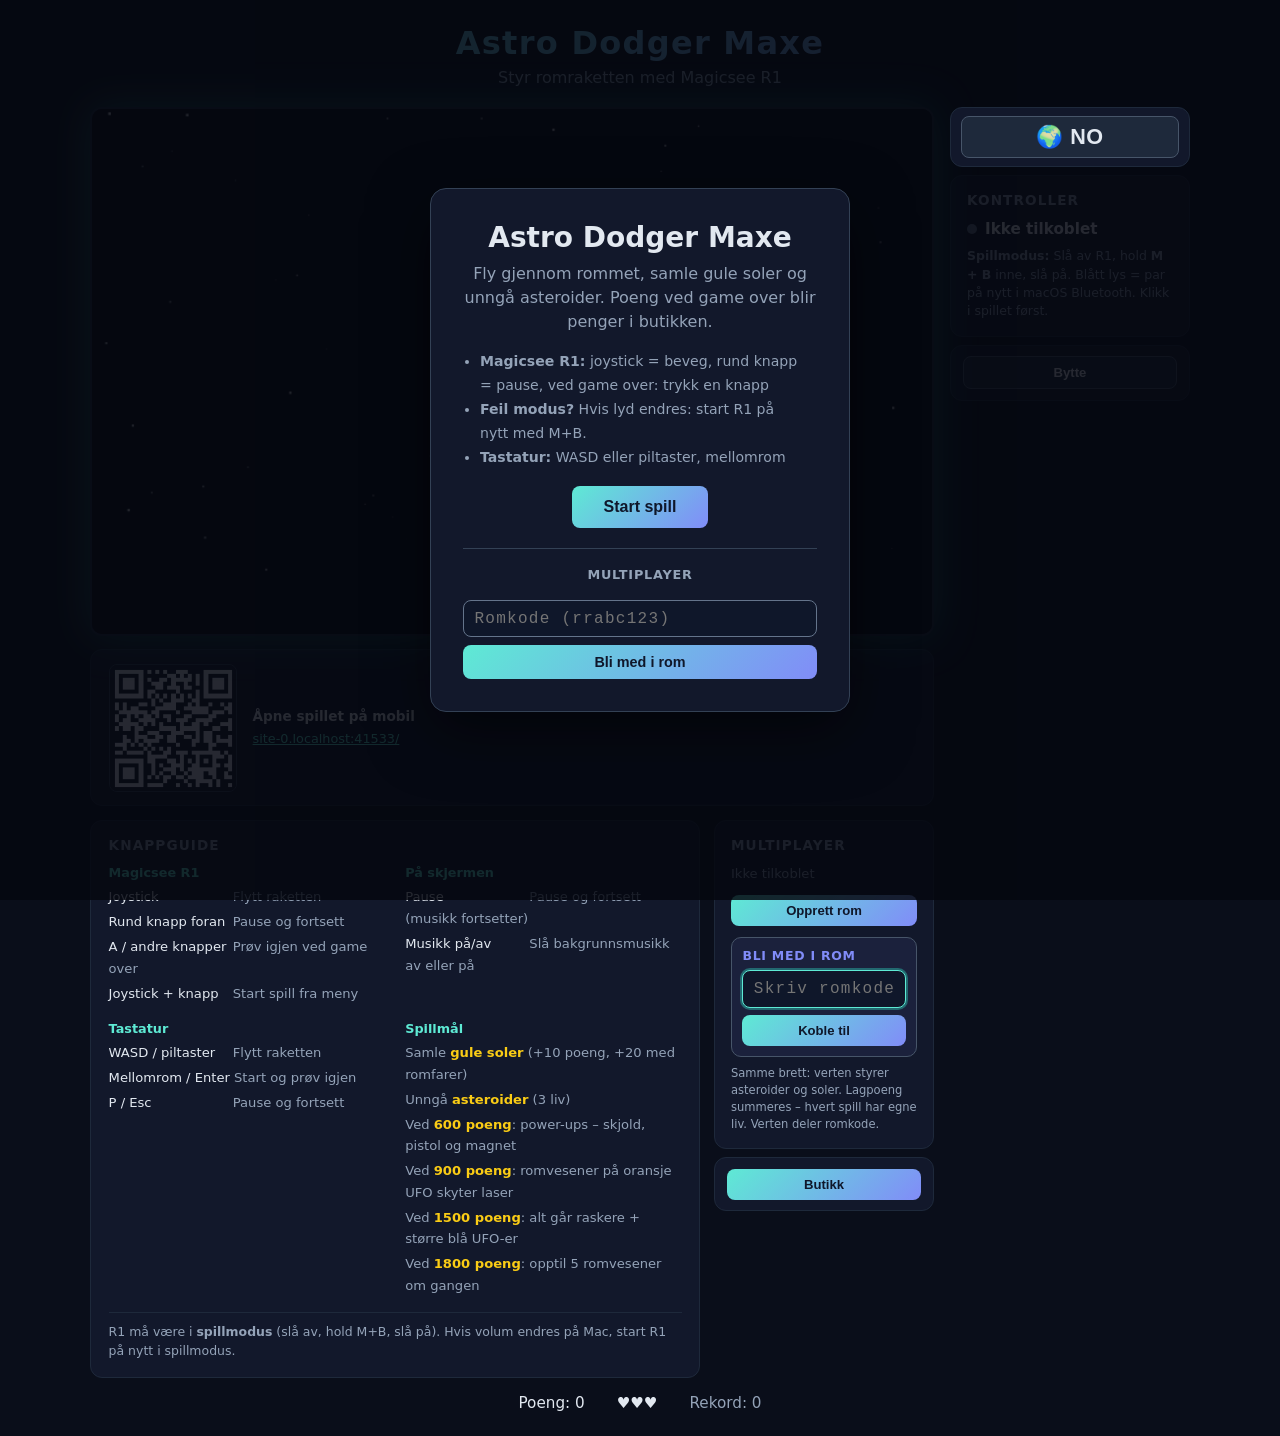
<file: index.html>
<!DOCTYPE html>
<html lang="no">
<head>
  <meta charset="UTF-8" />
  <meta name="viewport" content="width=device-width, initial-scale=1.0" />
  <title data-i18n="docTitle">Astro Dodger Maxe – Magicsee R1</title>
  <link rel="stylesheet" href="style.css" />
</head>
<body>
  <div id="app">
    <header>
      <h1>Astro Dodger Maxe</h1>
      <p class="tagline" data-i18n="tagline">Styr romraketten med Magicsee R1</p>
    </header>

    <div class="game-wrap">
      <div class="game-column">
        <div class="canvas-stage">
          <canvas id="game" width="800" height="500" data-i18n-aria="ariaGame" aria-label="Spillflate"></canvas>
          <div id="touch-controls" class="touch-controls" data-i18n-aria="ariaTouch" aria-label="Touch-kontroller">
            <div class="touch-cluster touch-cluster-corner">
              <button type="button" class="touch-btn" data-dir="up" data-i18n-aria="ariaUp" aria-label="Opp">↑</button>
              <button type="button" class="touch-btn" data-dir="left" data-i18n-aria="ariaLeft" aria-label="Venstre">←</button>
              <button type="button" class="touch-btn" data-dir="right" data-i18n-aria="ariaRight" aria-label="Høyre">→</button>
              <button type="button" class="touch-btn" data-dir="down" data-i18n-aria="ariaDown" aria-label="Ned">↓</button>
            </div>
          </div>
          <div class="canvas-controls">
            <button id="music-btn" type="button" class="canvas-btn hidden" data-i18n="musicOn" data-i18n-aria="musicAriaOn" aria-label="Slå av musikk">Musikk på</button>
            <button id="pause-btn" type="button" class="canvas-btn hidden" data-i18n="pause" data-i18n-aria="pauseAria" aria-label="Pause spill">Pause</button>
          </div>
        </div>

        <section class="qr-section" data-i18n-aria="ariaQr" aria-label="QR-kode til spillet">
          <canvas id="qr-canvas" width="128" height="128"></canvas>
          <img id="qr-img" class="qr-img hidden" width="128" height="128" data-i18n-alt="qrAlt" alt="QR-kode til spillet" />
          <div class="qr-text">
            <p class="qr-title" data-i18n="qrTitle">Åpne spillet på mobil</p>
            <a id="game-url" class="qr-link" href="https://maxeengel.github.io/space-dodger/" target="_blank" rel="noopener">maxeengel.github.io/space-dodger</a>
          </div>
        </section>

        <div class="guide-mp-row">
        <section class="controls-guide" data-i18n-aria="ariaGuide" aria-label="Knappforklaring">
          <h2 data-i18n="guideTitle">Knappguide</h2>
          <div class="guide-grid">
            <div class="guide-block">
              <h3 data-i18n="guideR1">Magicsee R1</h3>
              <ul>
                <li data-i18n-html="guideR1Joy"><span class="key">Joystick</span> Flytt raketten</li>
                <li data-i18n-html="guideR1Front"><span class="key">Rund knapp foran</span> Pause og fortsett</li>
                <li data-i18n-html="guideR1Retry"><span class="key">A / andre knapper</span> Prøv igjen ved game over</li>
                <li data-i18n-html="guideR1Start"><span class="key">Joystick + knapp</span> Start spill fra meny</li>
              </ul>
            </div>
            <div class="guide-block">
              <h3 data-i18n="guideScreen">På skjermen</h3>
              <ul>
                <li data-i18n-html="guideScreenPause"><span class="key">Pause</span> Pause og fortsett (musikk fortsetter)</li>
                <li data-i18n-html="guideScreenMusic"><span class="key">Musikk på/av</span> Slå bakgrunnsmusikk av eller på</li>
              </ul>
            </div>
            <div class="guide-block">
              <h3 data-i18n="guideKb">Tastatur</h3>
              <ul>
                <li data-i18n-html="guideKbMove"><span class="key">WASD / piltaster</span> Flytt raketten</li>
                <li data-i18n-html="guideKbStart"><span class="key">Mellomrom / Enter</span> Start og prøv igjen</li>
                <li data-i18n-html="guideKbPause"><span class="key">P / Esc</span> Pause og fortsett</li>
              </ul>
            </div>
            <div class="guide-block touch-guide">
              <h3 data-i18n="guideTouch">iPad og mobil</h3>
              <ul>
                <li data-i18n-html="guideTouchArrows"><span class="key">Nedre høyre hjørne</span> Fire piler (↑ ← → ↓)</li>
                <li data-i18n="guideTouchAuto">Vises automatisk på touch-skjerm</li>
                <li data-i18n-html="guideTouchSwap"><span class="key">Bytte</span> Slå piler på/av på skjermen</li>
              </ul>
            </div>
            <div class="guide-block">
              <h3 data-i18n="guideGoal">Spillmål</h3>
              <ul>
                <li data-i18n-html="guideGoalSuns">Samle <strong>gule soler</strong> (+10 poeng, +20 med romfarer)</li>
                <li data-i18n-html="guideGoalAst">Unngå <strong>asteroider</strong> (3 liv)</li>
                <li data-i18n-html="guideGoal600">Ved <strong>600 poeng</strong>: power-ups – skjold, pistol og magnet</li>
                <li data-i18n-html="guideGoal900">Ved <strong>900 poeng</strong>: romvesener på oransje UFO skyter laser</li>
                <li data-i18n-html="guideGoal1500">Ved <strong>1500 poeng</strong>: alt går raskere + større blå UFO-er</li>
                <li data-i18n-html="guideGoal1800">Ved <strong>1800 poeng</strong>: opptil 5 romvesener om gangen</li>
              </ul>
            </div>
          </div>
          <p class="guide-note" data-i18n-html="guideNote">
            R1 må være i <strong>spillmodus</strong> (slå av, hold M+B, slå på). Hvis volum endres på Mac, start R1 på nytt i spillmodus.
          </p>
        </section>

        <div class="mp-shop-column">
        <aside class="multiplayer-panel panel" aria-label="Multiplayer">
          <h2 data-i18n="mpTitle">Multiplayer</h2>
          <p id="mp-status" class="mp-status" data-i18n="mpStatusIdle">Ikke tilkoblet</p>
          <div class="mp-actions">
            <button id="mp-host-btn" type="button" class="mp-btn mp-btn-primary" data-i18n="mpHost">Opprett rom</button>
          </div>
          <div id="mp-join-form" class="mp-join-form">
            <p class="mp-join-label" data-i18n="mpJoinLabel">Bli med i rom</p>
            <input
              id="mp-room-input"
              type="text"
              data-i18n-placeholder="mpRoomPlaceholder"
              placeholder="Skriv romkode (f.eks. rrabc123)"
              autocomplete="off"
              autocapitalize="off"
              spellcheck="false"
            />
            <button id="mp-connect-btn" type="button" class="mp-btn mp-btn-primary" data-i18n="mpConnect">Koble til</button>
          </div>
          <div id="mp-room-box" class="mp-room-box">
            <p class="mp-room-label" data-i18n="mpYourCode">Din romkode:</p>
            <input id="mp-room-code-input" class="mp-room-code-input" type="text" readonly data-i18n-aria="ariaRoomCode" aria-label="Romkode" />
            <p id="mp-room-code" class="mp-room-code-fallback" aria-hidden="true">—</p>
            <button id="mp-copy-code-btn" type="button" class="mp-btn mp-btn-primary" data-i18n="mpCopyCode">Kopier romkode</button>
            <button id="mp-copy-btn" type="button" class="mp-btn" data-i18n="mpCopyLink">Kopier invitasjonslenke</button>
          </div>
          <button id="mp-leave-btn" type="button" class="mp-btn mp-btn-ghost hidden" data-i18n="mpLeave">Forlat rom</button>
          <p class="mp-hint" data-i18n="mpHint">Samme brett: verten styrer asteroider og soler. Lagpoeng summeres – hvert spill har egne liv. Verten deler romkode.</p>
        </aside>
        <aside class="shop-panel panel" data-i18n-aria="ariaShop" aria-label="Butikk">
          <button id="shop-open-btn" type="button" class="mp-btn mp-btn-primary" data-i18n="shopBtn">Butikk</button>
        </aside>
        </div>
        </div>
      </div>

      <div class="controller-column">
        <div class="globe-panel panel" data-i18n-aria="ariaWorld" aria-label="Verden">
          <button
            id="globe-btn"
            type="button"
            class="mp-btn globe-btn"
            data-i18n-title="globeTitle"
            data-i18n-aria="ariaWorld"
            title="Språk"
            aria-label="Språk"
          >
            🌍
          </button>
        </div>
        <aside id="controller-panel" class="panel" data-i18n-aria="ariaCtrl">
          <h2 data-i18n="ctrlTitle">Kontroller</h2>
          <div id="pad-status" class="status disconnected">
            <span class="dot"></span>
            <span id="pad-label" data-i18n="padDisconnected">Ikke tilkoblet</span>
          </div>
          <p id="pad-warning" class="warning hidden"></p>
          <p id="pad-hint" class="hint" data-i18n-html="padHint">
            <strong>Spillmodus:</strong> Slå av R1, hold <strong>M + B</strong> inne, slå på.
            Blått lys = par på nytt i macOS Bluetooth. Klikk i spillet først.
          </p>
          <div id="pad-input" class="pad-input hidden">
            <div class="stick-viz">
              <div id="stick-dot"></div>
            </div>
            <div id="btn-row" class="btn-row"></div>
            <pre id="pad-debug" class="pad-debug"></pre>
          </div>
        </aside>
        <div class="touch-swap-panel panel" data-i18n-aria="ariaSwap" aria-label="Piler på skjerm">
          <button
            id="shop-swap-btn"
            type="button"
            class="mp-btn"
            data-i18n="swapBtn"
            aria-pressed="false"
            data-i18n-title="swapOff"
            title="Slå på piltaster på spillskjermen"
          >
            Bytte
          </button>
        </div>
      </div>
    </div>

    <div id="shop-overlay" class="overlay hidden" aria-hidden="true">
      <div class="card shop-card">
        <h2 data-i18n="shopTitle">Butikk</h2>
        <p id="shop-intro" class="shop-intro" data-i18n="shopIntro">
          Kjøp rakettfarger og andre ting med penger fra dine egne poeng (i multiplayer telles kun det du samler).
        </p>
        <p class="shop-balance"><span data-i18n="shopBalance">Dine penger:</span> <strong id="shop-coins">0</strong></p>
        <p id="shop-message" class="shop-message" role="status" aria-live="polite"></p>
        <ul id="shop-items-list" class="shop-items" data-i18n-aria="ariaItems" aria-label="Varer"></ul>
        <button id="shop-close-btn" type="button" class="mp-btn shop-close-btn" data-i18n="shopClose">Lukk</button>
      </div>
    </div>

    <div id="overlay" class="overlay">
      <div class="card">
        <h2 id="overlay-title">Astro Dodger Maxe</h2>
        <p id="overlay-text" data-i18n="overlayMenu">
          Fly gjennom rommet, samle gule soler og unngå asteroider. Poeng ved game over blir penger i butikken.
        </p>
        <ul class="controls-list">
          <li data-i18n-html="overlayR1"><strong>Magicsee R1:</strong> joystick = beveg, rund knapp = pause, ved game over: trykk en knapp</li>
          <li data-i18n-html="overlayMode"><strong>Feil modus?</strong> Hvis lyd endres: start R1 på nytt med M+B.</li>
          <li data-i18n-html="overlayKb"><strong>Tastatur:</strong> WASD eller piltaster, mellomrom</li>
        </ul>
        <button id="start-btn" type="button" data-i18n="startGame">Start spill</button>
        <div class="overlay-mp">
          <p class="overlay-mp-title" data-i18n="overlayMpTitle">Multiplayer</p>
          <input
            id="mp-room-input-overlay"
            type="text"
            data-i18n-placeholder="overlayMpPlaceholder"
            placeholder="Romkode (rrabc123)"
            autocomplete="off"
            autocapitalize="off"
            spellcheck="false"
          />
          <button id="mp-connect-btn-overlay" type="button" class="overlay-mp-btn" data-i18n="overlayMpJoin">Bli med i rom</button>
        </div>
      </div>
    </div>

    <footer>
      <span id="score-display">Poeng: 0</span>
      <span id="lives-display">♥♥♥</span>
      <span id="high-display">Rekord: 0</span>
    </footer>
  </div>

  <script src="vendor/qrcode.min.js"></script>
  <script src="vendor/peerjs.min.js"></script>
  <script src="i18n.js?v=2"></script>
  <script src="audio.js"></script>
  <script src="qr.js?v=2"></script>
  <script src="multiplayer.js"></script>
  <script src="shop.js?v=i18n2"></script>
  <script src="game.js?v=i18n2"></script>
</body>
</html>
</file>
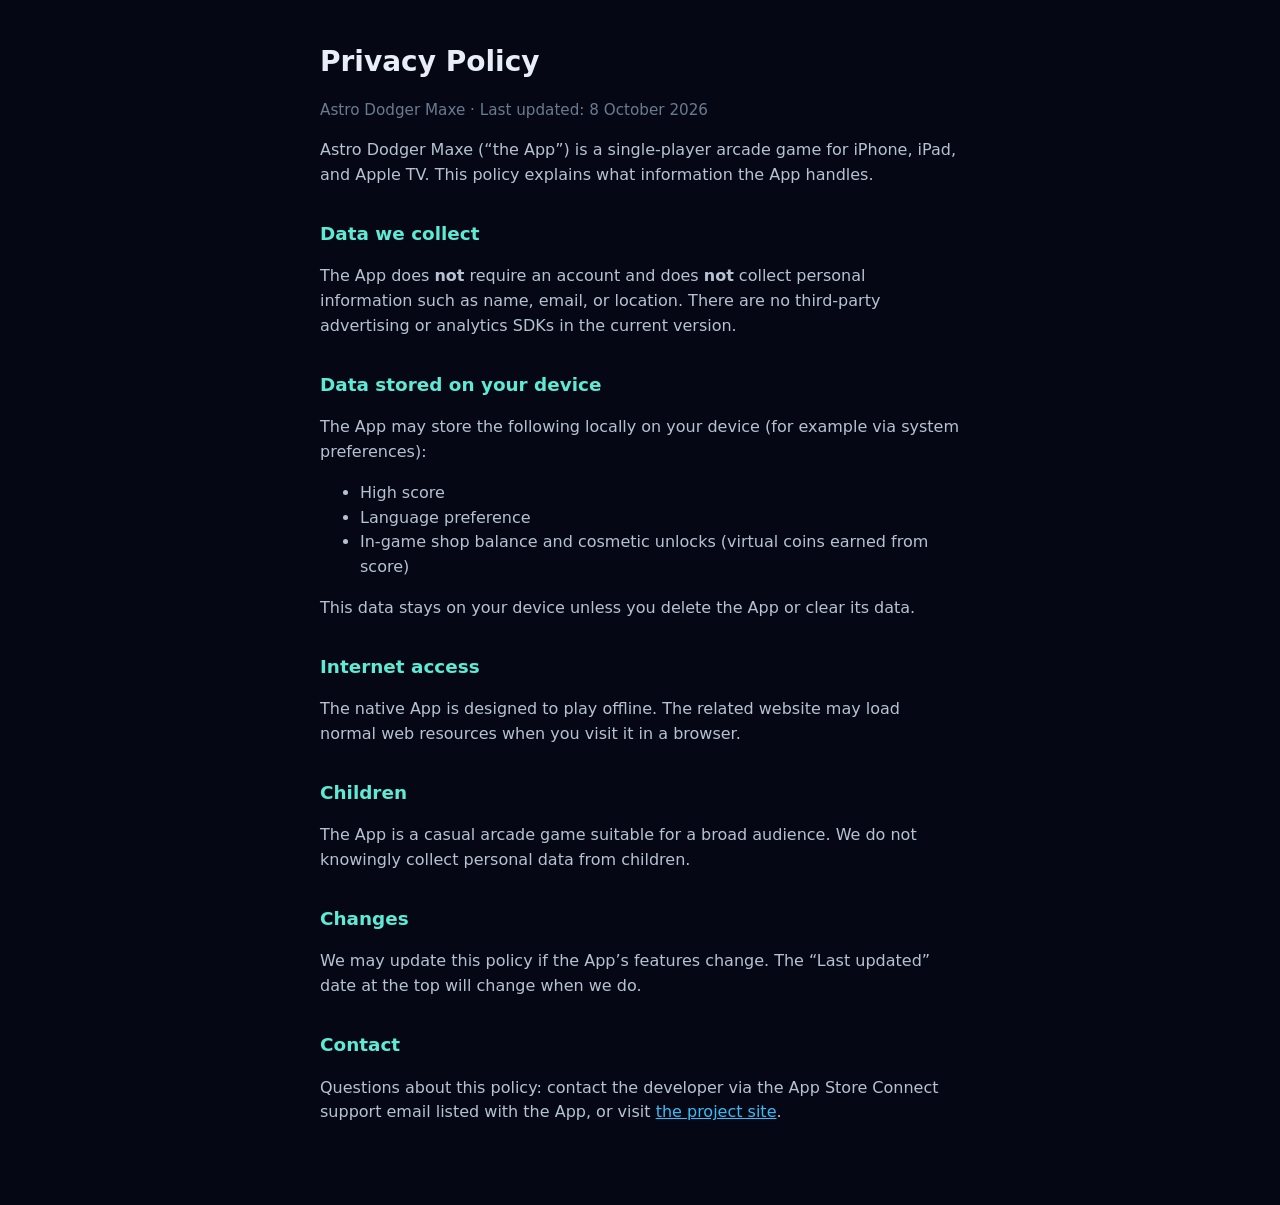
<file: privacy.html>
<!DOCTYPE html>
<html lang="en">
<head>
  <meta charset="utf-8" />
  <meta name="viewport" content="width=device-width, initial-scale=1" />
  <title>Astro Dodger Maxe – Privacy Policy</title>
  <style>
    :root { color-scheme: dark; }
    body {
      margin: 0;
      font-family: ui-rounded, "Segoe UI", system-ui, sans-serif;
      background: #050814;
      color: #e8eef7;
      line-height: 1.55;
    }
    main {
      max-width: 40rem;
      margin: 0 auto;
      padding: 2.5rem 1.25rem 4rem;
    }
    h1 { font-size: 1.75rem; margin: 0 0 0.5rem; }
    h2 { font-size: 1.15rem; margin: 2rem 0 0.5rem; color: #5eead4; }
    p, li { color: #b6c2d2; }
    a { color: #38bdf8; }
    .meta { color: #6b7a90; font-size: 0.95rem; }
  </style>
</head>
<body>
  <main>
    <h1>Privacy Policy</h1>
    <p class="meta">Astro Dodger Maxe · Last updated: 8 October 2026</p>

    <p>
      Astro Dodger Maxe (“the App”) is a single-player arcade game for iPhone, iPad, and Apple TV.
      This policy explains what information the App handles.
    </p>

    <h2>Data we collect</h2>
    <p>
      The App does <strong>not</strong> require an account and does <strong>not</strong> collect personal information
      such as name, email, or location. There are no third-party advertising or analytics SDKs in the current version.
    </p>

    <h2>Data stored on your device</h2>
    <p>The App may store the following locally on your device (for example via system preferences):</p>
    <ul>
      <li>High score</li>
      <li>Language preference</li>
      <li>In-game shop balance and cosmetic unlocks (virtual coins earned from score)</li>
    </ul>
    <p>This data stays on your device unless you delete the App or clear its data.</p>

    <h2>Internet access</h2>
    <p>
      The native App is designed to play offline. The related website may load normal web resources when you visit it in a browser.
    </p>

    <h2>Children</h2>
    <p>
      The App is a casual arcade game suitable for a broad audience. We do not knowingly collect personal data from children.
    </p>

    <h2>Changes</h2>
    <p>We may update this policy if the App’s features change. The “Last updated” date at the top will change when we do.</p>

    <h2>Contact</h2>
    <p>
      Questions about this policy: contact the developer via the App Store Connect support email listed with the App,
      or visit <a href="https://maxeengel.github.io/space-dodger/">the project site</a>.
    </p>
  </main>
</body>
</html>
</file>
<file: style.css>
* {
  box-sizing: border-box;
  margin: 0;
  padding: 0;
}

:root {
  --bg: #0a0e1a;
  --panel: #12182b;
  --accent: #5eead4;
  --accent-dim: #2dd4bf66;
  --danger: #f87171;
  --text: #e2e8f0;
  --muted: #94a3b8;
  --connected: #4ade80;
  --disconnected: #64748b;
}

body {
  font-family: "Segoe UI", system-ui, -apple-system, sans-serif;
  background: var(--bg);
  color: var(--text);
  min-height: 100vh;
  display: flex;
  justify-content: center;
  padding: 1.5rem;
}

#app {
  width: 100%;
  max-width: 1100px;
}

header {
  text-align: center;
  margin-bottom: 1.25rem;
}

header h1 {
  font-size: 2rem;
  font-weight: 700;
  letter-spacing: 0.04em;
  background: linear-gradient(135deg, var(--accent), #818cf8);
  -webkit-background-clip: text;
  -webkit-text-fill-color: transparent;
  background-clip: text;
}

.tagline {
  color: var(--muted);
  margin-top: 0.35rem;
}

.game-wrap {
  display: grid;
  grid-template-columns: 1fr 240px;
  gap: 1rem;
  align-items: start;
}

@media (max-width: 900px) {
  .game-wrap {
    grid-template-columns: 1fr;
  }
}

.game-column {
  display: flex;
  flex-direction: column;
  gap: 0.85rem;
}

.canvas-stage {
  position: relative;
  touch-action: manipulation;
}

.touch-controls {
  position: absolute;
  inset: 0;
  pointer-events: none;
  z-index: 2;
  display: none;
}

.touch-guide {
  display: none;
}

/* iPad, mobil og annen touch – også når Safari rapporterer «fine» peker */
.touch-ui .touch-controls,
.touch-ui .touch-guide {
  display: block;
}

/* Manuelt valg via Bytte-knappen */
.touch-arrows-on .touch-controls {
  display: block !important;
}

.touch-arrows-off .touch-controls {
  display: none !important;
}

.touch-arrows-off .touch-guide {
  display: none !important;
}

@media (hover: none), (pointer: coarse), (max-width: 1024px) {
  .touch-controls {
    display: block;
  }

  .touch-guide {
    display: block;
  }

  .touch-arrows-off .touch-controls,
  .touch-arrows-off .touch-guide {
    display: none !important;
  }
}

.touch-cluster {
  position: absolute;
  display: grid;
  grid-template-columns: repeat(3, 3.25rem);
  grid-template-rows: repeat(3, 3.25rem);
  gap: 0.35rem;
  pointer-events: auto;
}

.touch-cluster-corner {
  right: 10px;
  bottom: 10px;
}

@media (max-width: 600px) {
  .touch-cluster {
    grid-template-columns: repeat(3, 3.6rem);
    grid-template-rows: repeat(3, 3.6rem);
    gap: 0.4rem;
  }

  .touch-btn {
    width: 3.6rem;
    height: 3.6rem;
    font-size: 1.55rem;
  }

  .touch-cluster-corner {
    right: 8px;
    bottom: 8px;
  }
}

.touch-cluster .touch-btn[data-dir="up"] {
  grid-column: 2;
  grid-row: 1;
}

.touch-cluster .touch-btn[data-dir="left"] {
  grid-column: 1;
  grid-row: 2;
}

.touch-cluster .touch-btn[data-dir="right"] {
  grid-column: 3;
  grid-row: 2;
}

.touch-cluster .touch-btn[data-dir="down"] {
  grid-column: 2;
  grid-row: 3;
}

.touch-btn {
  width: 3.25rem;
  height: 3.25rem;
  padding: 0;
  font-size: 1.45rem;
  line-height: 1;
  font-weight: 700;
  color: #e2e8f0;
  background: rgba(15, 23, 42, 0.72);
  border: 2px solid rgba(94, 234, 212, 0.45);
  border-radius: 12px;
  cursor: pointer;
  touch-action: manipulation;
  user-select: none;
  -webkit-user-select: none;
  backdrop-filter: blur(4px);
  box-shadow: 0 2px 12px rgba(0, 0, 0, 0.35);
}

.touch-btn:active,
.touch-btn.is-pressed {
  background: rgba(94, 234, 212, 0.25);
  border-color: var(--accent);
  color: #fff;
}

.qr-section {
  display: flex;
  align-items: center;
  gap: 1rem;
  background: var(--panel);
  border: 1px solid #1e293b;
  border-radius: 12px;
  padding: 0.85rem 1.1rem;
}

#qr-canvas,
.qr-img {
  flex-shrink: 0;
  border-radius: 8px;
  border: 1px solid #334155;
  display: block;
}

#qr-canvas.hidden,
.qr-img.hidden {
  display: none;
}

.qr-title {
  font-size: 0.85rem;
  font-weight: 600;
  color: var(--text);
  margin-bottom: 0.25rem;
}

.qr-link {
  font-size: 0.8rem;
  color: var(--accent);
  word-break: break-all;
}

.qr-link:hover {
  text-decoration: underline;
}

.guide-mp-row {
  display: grid;
  grid-template-columns: 1fr 220px;
  gap: 0.85rem;
  align-items: start;
}

@media (max-width: 900px) {
  .guide-mp-row {
    grid-template-columns: 1fr;
  }
}

.controls-guide {
  background: var(--panel);
  border: 1px solid #1e293b;
  border-radius: 12px;
  padding: 1rem 1.1rem;
}

.multiplayer-panel h2 {
  font-size: 0.85rem;
  text-transform: uppercase;
  letter-spacing: 0.08em;
  color: var(--muted);
  margin-bottom: 0.6rem;
}

.mp-status {
  font-size: 0.82rem;
  color: var(--muted);
  margin-bottom: 0.75rem;
  line-height: 1.4;
}

.mp-status.connected {
  color: var(--connected);
}

.mp-status.waiting {
  color: #fbbf24;
}

.mp-status.error {
  color: var(--danger);
}

.mp-actions {
  display: flex;
  flex-direction: column;
  gap: 0.45rem;
  margin-bottom: 0.65rem;
}

.mp-btn {
  width: 100%;
  padding: 0.5rem 0.75rem;
  font-size: 0.82rem;
  font-weight: 600;
  border-radius: 8px;
  border: 1px solid #475569;
  background: #1e293b;
  color: var(--text);
  cursor: pointer;
}

.mp-btn:hover {
  border-color: var(--accent);
}

.mp-btn-primary {
  background: linear-gradient(135deg, var(--accent), #818cf8);
  color: #0f172a;
  border: none;
}

.mp-btn-ghost {
  background: transparent;
  margin-top: 0.35rem;
}

.mp-join-form {
  display: flex;
  flex-direction: column;
  gap: 0.45rem;
  margin-bottom: 0.5rem;
  padding: 0.65rem;
  background: rgba(129, 140, 248, 0.08);
  border: 1px solid #475569;
  border-radius: 10px;
}

.mp-join-label {
  font-size: 0.78rem;
  font-weight: 600;
  color: #818cf8;
  text-transform: uppercase;
  letter-spacing: 0.06em;
}

.mp-join-form input {
  padding: 0.55rem 0.65rem;
  border-radius: 8px;
  border: 1px solid #64748b;
  background: #0f172a;
  color: var(--text);
  font-size: 1rem;
  font-family: ui-monospace, monospace;
  letter-spacing: 0.08em;
  pointer-events: auto;
}

.mp-join-form input:focus {
  outline: none;
  border-color: var(--accent);
  box-shadow: 0 0 0 2px var(--accent-dim);
}

.mp-room-box {
  display: none;
  flex-direction: column;
  gap: 0.5rem;
  margin: 0.65rem 0;
  padding: 0.75rem;
  background: rgba(94, 234, 212, 0.08);
  border: 2px solid var(--accent);
  border-radius: 10px;
}

.mp-room-label {
  font-size: 0.78rem;
  font-weight: 600;
  color: var(--accent);
  text-transform: uppercase;
  letter-spacing: 0.06em;
}

.mp-room-code-input {
  width: 100%;
  padding: 0.55rem 0.65rem;
  font-size: 1.35rem;
  font-weight: 700;
  font-family: ui-monospace, monospace;
  text-align: center;
  letter-spacing: 0.12em;
  color: var(--accent);
  background: #0f172a;
  border: 1px solid #475569;
  border-radius: 8px;
  cursor: text;
}

.mp-room-code-fallback {
  display: none;
}

.mp-hint {
  font-size: 0.72rem;
  color: var(--muted);
  line-height: 1.45;
  margin-top: 0.5rem;
}

.hidden {
  display: none !important;
}

.controls-guide h2 {
  font-size: 0.85rem;
  text-transform: uppercase;
  letter-spacing: 0.08em;
  color: var(--muted);
  margin-bottom: 0.75rem;
}

.guide-grid {
  display: grid;
  grid-template-columns: repeat(2, 1fr);
  gap: 0.85rem 1.25rem;
}

@media (max-width: 600px) {
  .guide-grid {
    grid-template-columns: 1fr;
  }
}

.guide-block h3 {
  font-size: 0.8rem;
  color: var(--accent);
  margin-bottom: 0.4rem;
  font-weight: 600;
}

.guide-block ul {
  list-style: none;
  font-size: 0.82rem;
  color: var(--muted);
  line-height: 1.65;
}

.guide-block li {
  margin-bottom: 0.2rem;
}

.guide-block .key {
  display: inline-block;
  min-width: 7.5rem;
  color: var(--text);
  font-weight: 500;
}

.guide-block strong {
  color: #facc15;
  font-weight: 600;
}

.guide-note {
  margin-top: 0.75rem;
  padding-top: 0.65rem;
  border-top: 1px solid #1e293b;
  font-size: 0.78rem;
  color: var(--muted);
  line-height: 1.5;
}

#game {
  width: 100%;
  height: auto;
  display: block;
  border-radius: 12px;
  border: 2px solid #1e293b;
  background: #050810;
  box-shadow: 0 0 40px var(--accent-dim);
}

.canvas-controls {
  position: absolute;
  top: 10px;
  right: 10px;
  z-index: 4;
  display: flex;
  gap: 0.4rem;
}

.canvas-btn {
  padding: 0.4rem 0.75rem;
  font-size: 0.8rem;
  font-weight: 600;
  color: var(--text);
  background: rgba(15, 23, 42, 0.85);
  border: 1px solid #475569;
  border-radius: 8px;
  cursor: pointer;
  backdrop-filter: blur(4px);
}

.canvas-btn:hover {
  background: rgba(30, 41, 59, 0.95);
  border-color: var(--accent);
}

.canvas-btn.hidden {
  display: none;
}

.canvas-btn.muted {
  opacity: 0.65;
  border-color: #64748b;
}

.panel {
  background: var(--panel);
  border-radius: 12px;
  padding: 1rem;
  border: 1px solid #1e293b;
}

.panel h2 {
  font-size: 0.85rem;
  text-transform: uppercase;
  letter-spacing: 0.08em;
  color: var(--muted);
  margin-bottom: 0.75rem;
}

.status {
  display: flex;
  align-items: center;
  gap: 0.5rem;
  font-weight: 600;
  font-size: 0.95rem;
}

.status .dot {
  width: 10px;
  height: 10px;
  border-radius: 50%;
  background: var(--disconnected);
}

.status.connected .dot {
  background: var(--connected);
  box-shadow: 0 0 8px var(--connected);
}

.status.connected {
  color: var(--connected);
}

.hint {
  font-size: 0.78rem;
  color: var(--muted);
  margin-top: 0.6rem;
  line-height: 1.45;
}

.warning {
  font-size: 0.78rem;
  color: #fbbf24;
  background: rgba(251, 191, 36, 0.12);
  border: 1px solid rgba(251, 191, 36, 0.35);
  border-radius: 8px;
  padding: 0.5rem 0.6rem;
  margin-top: 0.6rem;
  line-height: 1.45;
}

.warning.hidden {
  display: none;
}

.pad-debug {
  font-size: 0.62rem;
  color: var(--muted);
  margin-top: 0.5rem;
  white-space: pre-wrap;
  word-break: break-all;
  line-height: 1.35;
  max-height: 72px;
  overflow: auto;
}

.pad-input {
  margin-top: 1rem;
}

.pad-input.hidden {
  display: none;
}

.stick-viz {
  width: 100px;
  height: 100px;
  margin: 0 auto 0.75rem;
  border-radius: 50%;
  border: 2px solid #334155;
  position: relative;
  background: #0f172a;
}

#stick-dot {
  width: 18px;
  height: 18px;
  border-radius: 50%;
  background: var(--accent);
  position: absolute;
  left: 50%;
  top: 50%;
  transform: translate(-50%, -50%);
  box-shadow: 0 0 12px var(--accent);
  transition: left 0.05s, top 0.05s;
}

.btn-row {
  display: flex;
  flex-wrap: wrap;
  gap: 0.35rem;
  justify-content: center;
}

.btn-pill {
  font-size: 0.65rem;
  padding: 0.2rem 0.45rem;
  border-radius: 4px;
  background: #1e293b;
  color: var(--muted);
}

.btn-pill.active {
  background: var(--accent);
  color: #0f172a;
}

footer {
  display: flex;
  justify-content: center;
  gap: 2rem;
  margin-top: 1rem;
  font-size: 0.95rem;
  color: var(--muted);
}

footer span strong,
#score-display,
#lives-display {
  color: var(--text);
}

#lives-display .bonus-life-heart {
  color: #fbbf24;
  text-shadow: 0 0 8px rgba(251, 191, 36, 0.55);
}

.shop-swatch-pilot {
  background: radial-gradient(circle at 50% 38%, #fcd9b6 0%, #fcd9b6 28%, #38bdf8 32%, #0c4a6e 100%);
  position: relative;
}

.shop-swatch-pilot::after {
  content: "";
  position: absolute;
  inset: 22% 28% 38% 28%;
  border-radius: 50%;
  background: #fcd9b6;
  box-shadow:
    -5px -2px 0 -2px #fff,
    5px -2px 0 -2px #fff,
    0 3px 0 -1px #c2410c;
}

.overlay {
  position: fixed;
  inset: 0;
  background: rgba(5, 8, 16, 0.85);
  display: flex;
  align-items: center;
  justify-content: center;
  z-index: 10;
  pointer-events: none;
}

.overlay .card {
  pointer-events: auto;
}

.mp-shop-column {
  display: flex;
  flex-direction: column;
  gap: 0.5rem;
}

.shop-panel {
  padding: 0.65rem 0.75rem;
}

.controller-column {
  display: flex;
  flex-direction: column;
  gap: 0.5rem;
}

.globe-panel {
  position: relative;
  z-index: 20;
  padding: 0.5rem 0.65rem;
  pointer-events: auto;
}

.globe-btn {
  width: 100%;
  font-size: 1.35rem;
  line-height: 1.2;
  padding: 0.45rem 0.5rem;
  letter-spacing: 0.02em;
  pointer-events: auto;
  cursor: pointer;
}

.touch-swap-panel {
  padding: 0.65rem 0.75rem;
}

.touch-swap-panel .mp-btn {
  width: 100%;
}

.multiplayer-panel {
  position: relative;
  z-index: 5;
}

.shop-card {
  max-width: 420px;
  max-height: 90vh;
  overflow-y: auto;
  text-align: left;
}

.shop-intro {
  font-size: 0.9rem;
  margin-bottom: 0.75rem;
}

.shop-balance {
  font-size: 0.95rem;
  margin-bottom: 1rem;
  color: var(--text);
}

.shop-balance strong {
  color: #fbbf24;
}

.shop-items {
  list-style: none;
  margin: 0 0 1.25rem;
  padding: 0;
  display: flex;
  flex-direction: column;
  gap: 0.5rem;
}

.shop-message {
  font-size: 0.82rem;
  color: #5eead4;
  margin: -0.35rem 0 0.75rem;
  min-height: 1.2em;
}

.shop-message-error {
  color: #f87171;
}

.shop-section-label {
  font-size: 0.75rem;
  font-weight: 700;
  text-transform: uppercase;
  letter-spacing: 0.07em;
  color: #818cf8;
  padding: 0.35rem 0 0.15rem;
  list-style: none;
}

.shop-item {
  display: grid;
  grid-template-columns: 40px 1fr auto;
  grid-template-rows: auto auto auto;
  gap: 0.2rem 0.65rem;
  padding: 0.65rem 0.75rem;
  background: rgba(15, 23, 42, 0.6);
  border: 1px solid #334155;
  border-radius: 10px;
  font-size: 0.88rem;
  align-items: center;
}

.shop-item-equipped {
  border-color: var(--accent);
  box-shadow: 0 0 0 1px var(--accent-dim);
}

.shop-swatch {
  width: 36px;
  height: 36px;
  border-radius: 50%;
  border: 2px solid #334155;
  grid-row: 1 / span 3;
  align-self: center;
}

.shop-swatch-life {
  display: flex;
  align-items: center;
  justify-content: center;
  background: rgba(248, 113, 113, 0.2);
  color: #f87171;
  font-size: 1.1rem;
  line-height: 1;
}

.shop-item-name {
  font-weight: 600;
  grid-column: 2;
  grid-row: 1;
}

.shop-item-price {
  color: #fbbf24;
  font-weight: 600;
  grid-column: 2;
  grid-row: 2;
  font-size: 0.82rem;
}

.shop-item-tag {
  grid-column: 2;
  grid-row: 3;
  font-size: 0.78rem;
  color: var(--muted);
}

.shop-item-btn {
  grid-column: 3;
  grid-row: 1 / span 3;
  align-self: center;
  width: auto;
  min-width: 5.5rem;
  padding: 0.45rem 0.65rem;
  font-size: 0.78rem;
}

.shop-item-btn:disabled {
  opacity: 0.55;
  cursor: default;
}

.shop-close-btn {
  width: 100%;
}

.overlay.hidden {
  display: none;
}

.card {
  background: var(--panel);
  border: 1px solid #334155;
  border-radius: 16px;
  padding: 2rem;
  max-width: 420px;
  text-align: center;
  box-shadow: 0 20px 60px rgba(0, 0, 0, 0.5);
}

.card h2 {
  font-size: 1.75rem;
  margin-bottom: 0.5rem;
}

.card p {
  color: var(--muted);
  margin-bottom: 1rem;
  line-height: 1.5;
}

.controls-list {
  text-align: left;
  font-size: 0.88rem;
  color: var(--muted);
  margin: 0 auto 1rem;
  max-width: 320px;
  line-height: 1.7;
}

.overlay-mp {
  margin-top: 1.25rem;
  padding-top: 1rem;
  border-top: 1px solid #334155;
}

.overlay-mp-title {
  font-size: 0.8rem;
  font-weight: 600;
  color: #818cf8;
  text-transform: uppercase;
  letter-spacing: 0.06em;
  margin-bottom: 0.5rem;
}

.overlay-mp input {
  width: 100%;
  padding: 0.55rem 0.65rem;
  margin-bottom: 0.5rem;
  border-radius: 8px;
  border: 1px solid #64748b;
  background: #0f172a;
  color: var(--text);
  font-size: 1rem;
  font-family: ui-monospace, monospace;
  letter-spacing: 0.08em;
  box-sizing: border-box;
}

.overlay-mp input:focus {
  outline: none;
  border-color: var(--accent);
}

.overlay-mp-btn {
  width: 100%;
  padding: 0.55rem 1rem;
  font-size: 0.9rem;
  font-weight: 600;
  border: none;
  border-radius: 8px;
  cursor: pointer;
  background: linear-gradient(135deg, var(--accent), #818cf8);
  color: #0f172a;
}

#start-btn {
  background: linear-gradient(135deg, var(--accent), #818cf8);
  color: #0f172a;
  border: none;
  padding: 0.75rem 2rem;
  font-size: 1rem;
  font-weight: 700;
  border-radius: 8px;
  cursor: pointer;
}

#start-btn:hover {
  filter: brightness(1.1);
}
</file>
